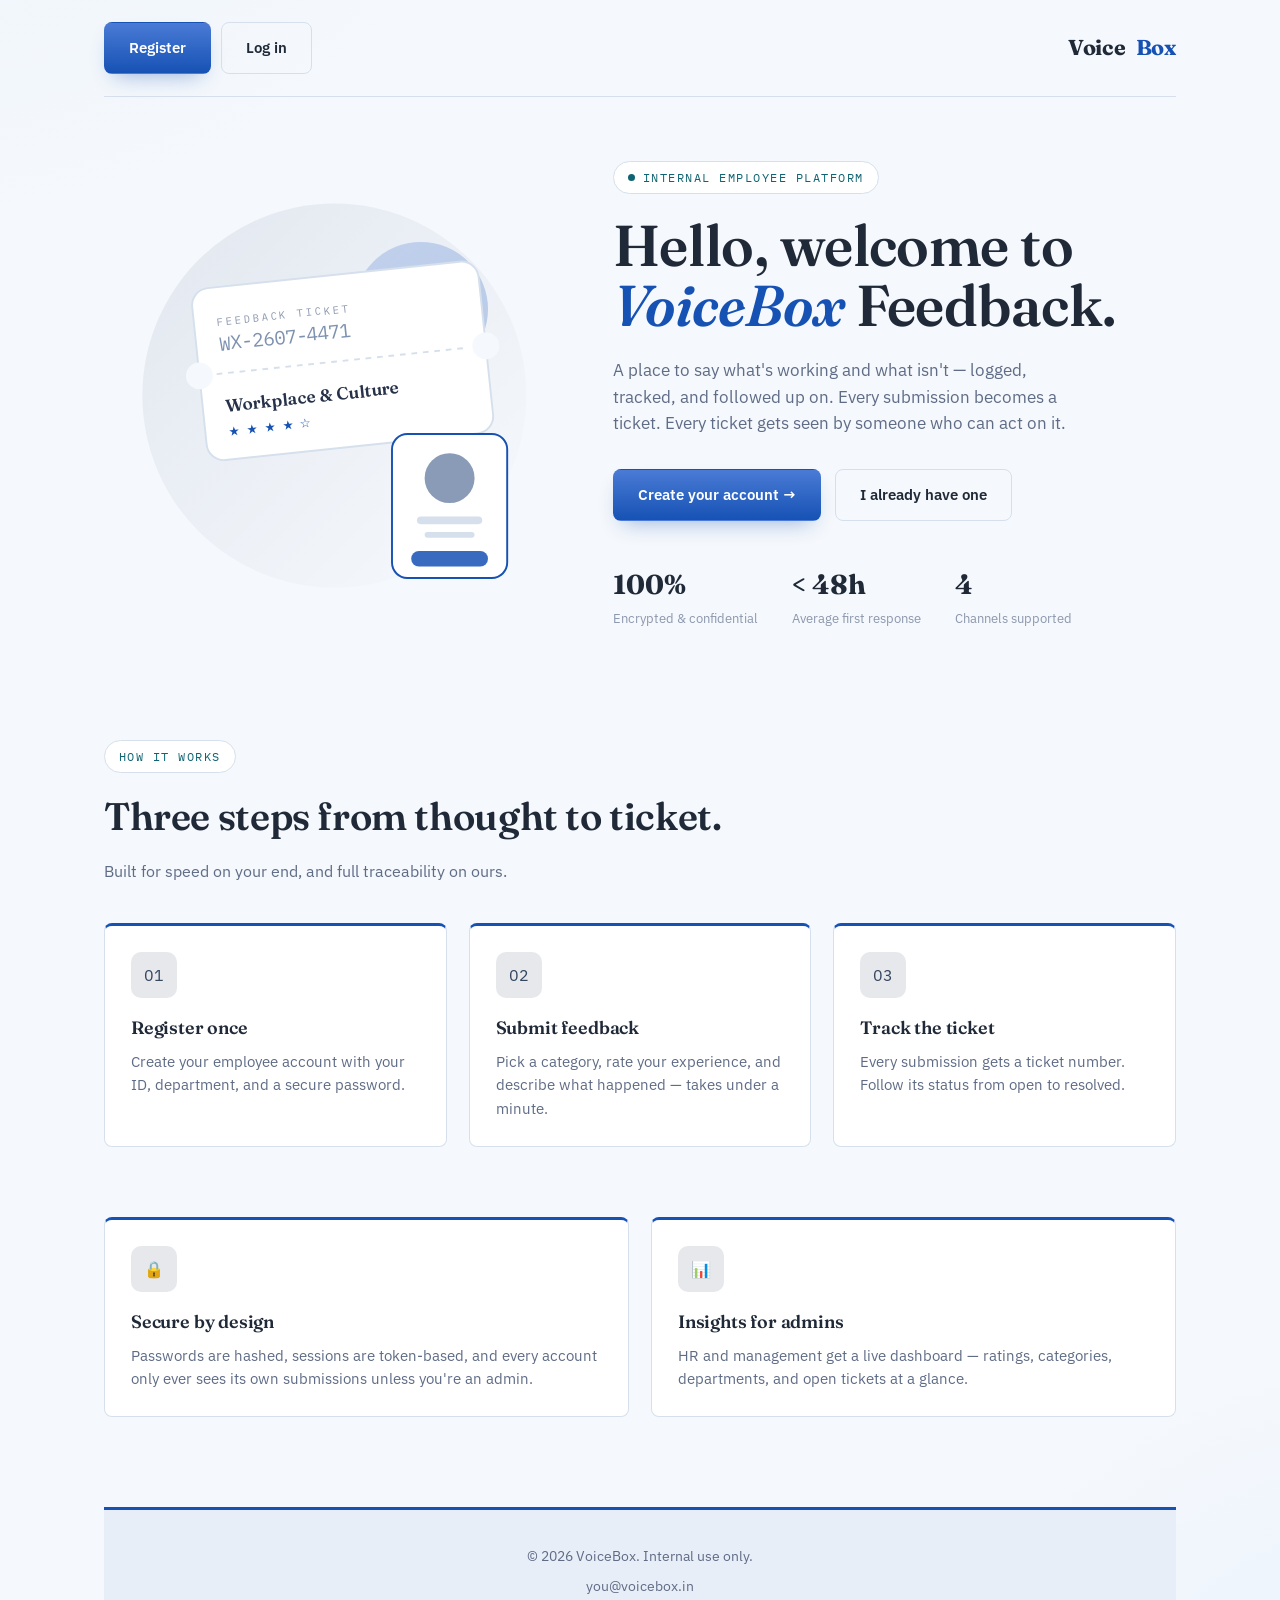
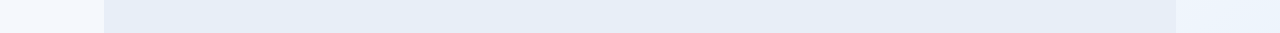
<file: frontend/index.html>
<!DOCTYPE html>
<html lang="en">
<head>
<meta charset="UTF-8" />
<meta name="viewport" content="width=device-width, initial-scale=1.0" />
<title>VoiceBox Feedback — Every voice, ticketed and tracked</title>
<link rel="stylesheet" href="css/style.css" />
</head>
<body>

<div class="container">
  <nav class="nav">
    <a class="brand" href="index.html">Voice<span class="dot">Box</span></a>
    <div class="nav-links">
      <a class="btn btn-ghost" href="login.html">Log in</a>
      <a class="btn btn-primary" href="register.html">Register</a>
    </div>
  </nav>

  <section class="hero">
    <div>
      <div class="eyebrow"><span class="pulse"></span> Internal Employee Platform</div>
      <h1>Hello, welcome to<br /><em>VoiceBox</em> Feedback.</h1>
      <p class="lead">
        A place to say what's working and what isn't — logged, tracked, and
        followed up on. Every submission becomes a ticket. Every ticket
        gets seen by someone who can act on it.
      </p>
      <div class="hero-actions">
        <a class="btn btn-primary" href="register.html">Create your account →</a>
        <a class="btn btn-ghost" href="login.html">I already have one</a>
      </div>
      <div class="hero-stats">
        <div><b>100%</b><span>Encrypted &amp; confidential</span></div>
        <div><b>&lt; 48h</b><span>Average first response</span></div>
        <div><b>4</b><span>Channels supported</span></div>
      </div>
    </div>

    <div class="blob-scene">
      <svg viewBox="0 0 480 460" width="100%" height="100%" style="max-width:480px; margin: 0 auto; display:block;">
        <defs>
          <linearGradient id="g1" x1="0" y1="0" x2="1" y2="1">
            <stop offset="0" stop-color="#7d91b0"/>
            <stop offset="1" stop-color="#ffffff"/>
          </linearGradient>
          <linearGradient id="g2" x1="0" y1="0" x2="1" y2="1">
            <stop offset="0" stop-color="#4a7bd6"/>
            <stop offset="1" stop-color="#1652b4"/>
          </linearGradient>
        </defs>
        <circle cx="240" cy="230" r="200" fill="url(#g1)" opacity="0.16"/>
        <circle cx="330" cy="140" r="70" fill="url(#g2)" opacity="0.25"/>

        <!-- ticket card illustration -->
        <g transform="translate(90,120) rotate(-6)">
          <rect x="0" y="0" width="300" height="180" rx="18" fill="#ffffff" stroke="#d6e0ec" stroke-width="2"/>
          <circle cx="0" cy="90" r="14" fill="#f5f8fc"/>
          <circle cx="300" cy="90" r="14" fill="#f5f8fc"/>
          <line x1="18" y1="90" x2="282" y2="90" stroke="#d6e0ec" stroke-width="2" stroke-dasharray="6 6"/>
          <text x="24" y="40" fill="#8c97ad" font-family="IBM Plex Mono, monospace" font-size="11" letter-spacing="2">FEEDBACK TICKET</text>
          <text x="24" y="66" fill="#7d91b0" font-family="IBM Plex Mono, monospace" font-size="20">WX-2607-4471</text>
          <text x="24" y="130" fill="#263249" font-family="Fraunces, serif" font-size="18" font-weight="600">Workplace &amp; Culture</text>
          <text x="24" y="155" fill="#1652b4" font-family="IBM Plex Mono, monospace" font-size="13">★ ★ ★ ★ ☆</text>
        </g>

        <!-- floating badge -->
        <g transform="translate(300,270)">
          <rect x="0" y="0" width="120" height="150" rx="16" fill="#ffffff" stroke="#1652b4" stroke-width="2"/>
          <circle cx="60" cy="46" r="26" fill="#7d91b0" opacity="0.9"/>
          <rect x="26" y="86" width="68" height="8" rx="4" fill="#d6e0ec"/>
          <rect x="34" y="102" width="52" height="6" rx="3" fill="#d6e0ec"/>
          <rect x="20" y="122" width="80" height="16" rx="8" fill="#1652b4" opacity="0.85"/>
        </g>
      </svg>
    </div>
  </section>
</div>

<div class="container">
  <section class="section">
    <div class="section-head">
      <div class="eyebrow">How it works</div>
      <h2>Three steps from thought to ticket.</h2>
      <p>Built for speed on your end, and full traceability on ours.</p>
    </div>
    <div class="grid-3">
      <div class="card">
        <div class="icon">01</div>
        <h3>Register once</h3>
        <p>Create your employee account with your ID, department, and a secure password.</p>
      </div>
      <div class="card">
        <div class="icon">02</div>
        <h3>Submit feedback</h3>
        <p>Pick a category, rate your experience, and describe what happened — takes under a minute.</p>
      </div>
      <div class="card">
        <div class="icon">03</div>
        <h3>Track the ticket</h3>
        <p>Every submission gets a ticket number. Follow its status from open to resolved.</p>
      </div>
    </div>
  </section>

  <section class="section" style="padding-top:0;">
    <div class="grid-2">
      <div class="card">
        <div class="icon">🔒</div>
        <h3>Secure by design</h3>
        <p>Passwords are hashed, sessions are token-based, and every account only ever sees its own submissions unless you're an admin.</p>
      </div>
      <div class="card">
        <div class="icon">📊</div>
        <h3>Insights for admins</h3>
        <p>HR and management get a live dashboard — ratings, categories, departments, and open tickets at a glance.</p>
      </div>
    </div>
  </section>
</div>

<div class="container">
  <footer class="footer">
    <span>© 2026 VoiceBox. Internal use only.</span>
    <span>you@voicebox.in</span>
  </footer>
</div>

</body>
</html>
</file>
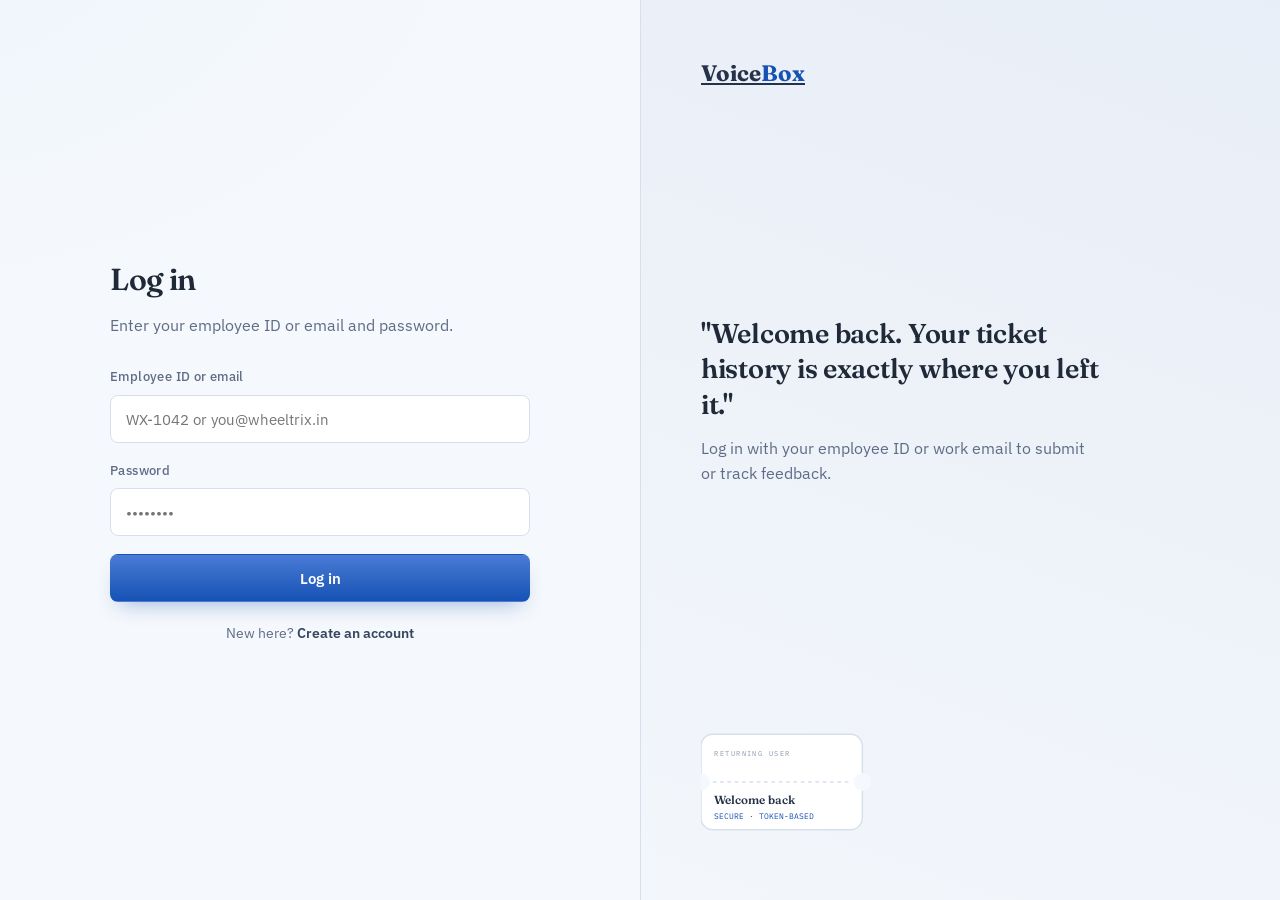
<file: frontend/dashboard.html>
<!DOCTYPE html>
<html lang="en">
<head>
<meta charset="UTF-8" />
<meta name="viewport" content="width=device-width, initial-scale=1.0" />
<title>Admin Dashboard — VoiceBox Feedback</title>
<link rel="stylesheet" href="css/style.css" />
</head>
<body>

<div class="app-shell">
  <aside class="sidebar">
    <div class="brand">Voice<span class="dot">Box</span></div>
    <a class="side-link" href="feedback.html">📝 Submit feedback</a>
    <a class="side-link active" href="dashboard.html">📊 Admin dashboard</a>
    <div class="spacer"></div>
    <div class="user-chip">
      <div class="avatar" id="avatarInitials">--</div>
      <div>
        <div class="name" id="userName">Loading…</div>
        <div class="role" id="userRole">—</div>
      </div>
    </div>
    <a class="btn btn-ghost btn-block" href="#" onclick="logout()" style="margin-top:10px;">Log out</a>
  </aside>

  <main class="main">
    <div class="page-head">
      <div>
        <h1>All feedback tickets</h1>
        <p>Every ticket submitted across the company, in one place.</p>
      </div>
      <div style="display:flex; gap:10px;">
        <input id="searchBox" placeholder="Search subject, message, ticket no…" style="padding:11px 14px; border-radius:10px; border:1px solid var(--line); background:var(--surface-2); color:var(--text); min-width:260px;" />
        <select id="statusFilter" class="status-select">
          <option value="">All statuses</option>
          <option>Open</option>
          <option>In Review</option>
          <option>Resolved</option>
          <option>Closed</option>
        </select>
      </div>
    </div>

    <div class="stat-row">
      <div class="stat-card"><div class="label">Total tickets</div><div class="value" id="statTotal">—</div></div>
      <div class="stat-card"><div class="label">Open</div><div class="value" id="statOpen">—</div></div>
      <div class="stat-card"><div class="label">Avg. rating</div><div class="value" id="statAvg">— <span class="unit">/5</span></div></div>
      <div class="stat-card"><div class="label">Top department</div><div class="value" id="statDept" style="font-size:1.2rem;">—</div></div>
    </div>

    <div class="panel">
      <div class="panel-head">
        <h3>Tickets</h3>
        <span class="ticket-label" id="resultCount"></span>
      </div>
      <div id="tableWrap"></div>
    </div>
  </main>
</div>

<div id="toast"></div>
<script src="js/api.js"></script>
<script>
  requireAdminOrRedirect();
  const user = getUser();
  document.getElementById("userName").textContent = user.fullName;
  document.getElementById("userRole").textContent = "Administrator";
  document.getElementById("avatarInitials").textContent = initials(user.fullName);

  const badgeClass = { Open: "badge-open", "In Review": "badge-review", Resolved: "badge-resolved", Closed: "badge-closed" };
  let allFeedback = [];

  async function loadStats() {
    try {
      const s = await apiRequest("/feedback/stats/summary");
      document.getElementById("statTotal").textContent = s.total;
      const open = s.byStatus.find((x) => x._id === "Open")?.count || 0;
      document.getElementById("statOpen").textContent = open;
      document.getElementById("statAvg").innerHTML = `${s.avgRating.toFixed(1)} <span class="unit">/5</span>`;
      document.getElementById("statDept").textContent = s.byDept[0]?._id || "—";
    } catch (err) {
      showToast(err.message);
    }
  }

  async function loadFeedback() {
    try {
      const status = document.getElementById("statusFilter").value;
      const q = document.getElementById("searchBox").value.trim();
      const params = new URLSearchParams();
      if (status) params.set("status", status);
      if (q) params.set("q", q);

      const data = await apiRequest(`/feedback?${params.toString()}`);
      allFeedback = data.feedback;
      renderTable();
    } catch (err) {
      showToast(err.message);
    }
  }

  function renderTable() {
    const wrap = document.getElementById("tableWrap");
    document.getElementById("resultCount").textContent = `${allFeedback.length} result(s)`;

    if (!allFeedback.length) {
      wrap.innerHTML = `<div class="empty-state"><div class="glyph">📭</div>No tickets match this filter.</div>`;
      return;
    }

    const rows = allFeedback.map((fb) => `
      <tr>
        <td class="mono">${fb.ticketNo}</td>
        <td>
          <div style="font-weight:600;">${fb.subject}</div>
          <div style="color:var(--text-faint); font-size:0.82rem; max-width:320px;">${fb.message.slice(0, 90)}${fb.message.length > 90 ? "…" : ""}</div>
        </td>
        <td>${fb.anonymous ? "Anonymous" : fb.employeeSnapshot.fullName}<br/><span style="color:var(--text-faint); font-size:0.78rem;">${fb.employeeSnapshot.department}</span></td>
        <td>${fb.category}</td>
        <td>${"★".repeat(fb.rating)}${"☆".repeat(5 - fb.rating)}</td>
        <td>
          <select class="status-select" data-id="${fb._id}">
            ${["Open", "In Review", "Resolved", "Closed"].map((s) => `<option ${s === fb.status ? "selected" : ""}>${s}</option>`).join("")}
          </select>
        </td>
        <td>${fmtDate(fb.createdAt)}</td>
      </tr>`).join("");

    wrap.innerHTML = `
      <table>
        <thead><tr><th>Ticket</th><th>Subject</th><th>Employee</th><th>Category</th><th>Rating</th><th>Status</th><th>Submitted</th></tr></thead>
        <tbody>${rows}</tbody>
      </table>`;

    wrap.querySelectorAll("select.status-select").forEach((sel) => {
      sel.addEventListener("change", async () => {
        try {
          await apiRequest(`/feedback/${sel.dataset.id}`, { method: "PATCH", body: { status: sel.value } });
          showToast("Status updated.");
          loadStats();
        } catch (err) {
          showToast(err.message);
        }
      });
    });
  }

  document.getElementById("statusFilter").addEventListener("change", loadFeedback);
  let searchTimer;
  document.getElementById("searchBox").addEventListener("input", () => {
    clearTimeout(searchTimer);
    searchTimer = setTimeout(loadFeedback, 300);
  });

  loadStats();
  loadFeedback();
</script>
</body>
</html>
</file>
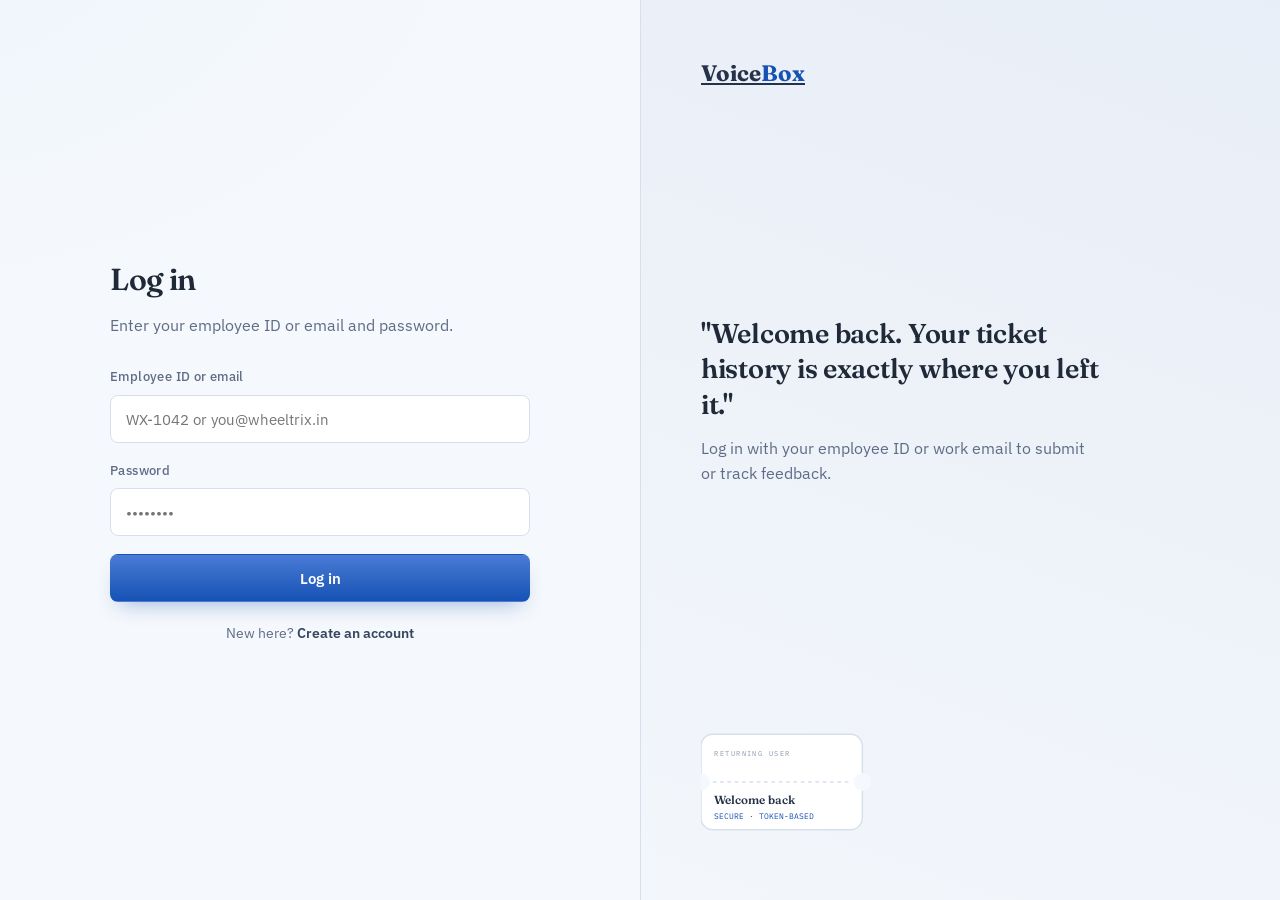
<file: frontend/feedback.html>
<!DOCTYPE html>
<html lang="en">
<head>
<meta charset="UTF-8" />
<meta name="viewport" content="width=device-width, initial-scale=1.0" />
<title>Submit Feedback — VoiceBox</title>
<link rel="stylesheet" href="css/style.css" />
</head>
<body>

<div class="app-shell">
  <aside class="sidebar">
    <div class="brand">Voice<span class="dot">Box</span></div>
    <a class="side-link active" href="feedback.html">📝 Submit feedback</a>
    <a class="side-link" href="#" id="tabHistoryLink">🎟️ My tickets</a>
    <a class="side-link" id="adminLink" href="dashboard.html" style="display:none;">📊 Admin dashboard</a>
    <div class="spacer"></div>
    <div class="user-chip">
      <div class="avatar" id="avatarInitials">--</div>
      <div>
        <div class="name" id="userName">Loading…</div>
        <div class="role" id="userRole">—</div>
      </div>
    </div>
    <a class="btn btn-ghost btn-block" href="#" onclick="logout()" style="margin-top:10px;">Log out</a>
  </aside>

  <main class="main">
    <div class="page-head">
      <div>
        <h1>Hi <span id="greetName">there</span> — what's on your mind?</h1>
        <p>Your details are pre-filled below. Pick a category, rate it, and tell us what happened.</p>
      </div>
    </div>

    <!-- Employee details card -->
    <div class="panel" style="margin-bottom:24px;">
      <div class="panel-head"><h3>Your employee details</h3><span class="ticket-badge" id="empIdBadge">—</span></div>
      <div style="padding:22px; display:grid; grid-template-columns:repeat(4,1fr); gap:18px;">
        <div><div class="field-label" style="color:var(--text-faint); font-size:0.78rem;">Name</div><div id="dFullName" style="font-weight:600; margin-top:4px;">—</div></div>
        <div><div style="color:var(--text-faint); font-size:0.78rem;">Department</div><div id="dDept" style="font-weight:600; margin-top:4px;">—</div></div>
        <div><div style="color:var(--text-faint); font-size:0.78rem;">Designation</div><div id="dDesig" style="font-weight:600; margin-top:4px;">—</div></div>
        <div><div style="color:var(--text-faint); font-size:0.78rem;">Email</div><div id="dEmail" style="font-weight:600; margin-top:4px;">—</div></div>
      </div>
    </div>

    <!-- Submission form -->
    <div class="panel" id="formPanel">
      <div class="panel-head"><h3>New feedback ticket</h3></div>
      <form id="feedbackForm" style="padding:24px;">
        <div class="alert alert-error" id="errorBox"></div>

        <div class="field">
          <label>Category</label>
          <div class="chip-group" id="categoryChips">
            <div class="chip" data-value="Workplace">Workplace</div>
            <div class="chip" data-value="Management">Management</div>
            <div class="chip" data-value="Facilities">Facilities</div>
            <div class="chip" data-value="IT & Tools">IT &amp; Tools</div>
            <div class="chip" data-value="Policy">Policy</div>
            <div class="chip" data-value="Other">Other</div>
          </div>
        </div>

        <div class="field-row">
          <div class="field">
            <label>How was your experience?</label>
            <div class="star-input" id="starInput">
              <span data-value="1">★</span><span data-value="2">★</span><span data-value="3">★</span><span data-value="4">★</span><span data-value="5">★</span>
            </div>
          </div>
          <div class="field">
            <label for="channel">Submitting via</label>
            <select id="channel" name="channel">
              <option>Web</option>
              <option>Mobile</option>
              <option>Kiosk</option>
              <option>Email</option>
            </select>
          </div>
        </div>

        <div class="field">
          <label for="subject">Subject</label>
          <input id="subject" name="subject" type="text" placeholder="Short summary, e.g. Slow laptop replacement process" required />
        </div>

        <div class="field">
          <label for="message">Details</label>
          <textarea id="message" name="message" placeholder="Tell us what happened, when, and any context that helps us act on it." required></textarea>
        </div>

        <div class="field" style="display:flex; align-items:center; gap:10px;">
          <input type="checkbox" id="anonymous" style="width:auto;" />
          <label for="anonymous" style="margin:0;">Submit anonymously to reviewers (your ticket is still linked to your account internally)</label>
        </div>

        <button class="btn btn-primary" type="submit" id="submitBtn">Submit feedback →</button>
      </form>
    </div>

    <!-- Confirmation ticket (hidden until submit) -->
    <div id="confirmWrap" style="display:none; margin-top:24px;">
      <div class="ticket">
        <div class="ticket-top">
          <div>
            <div class="ticket-label">VoiceBox· Feedback Ticket</div>
            <div class="ticket-id" id="cTicketNo">—</div>
          </div>
          <div class="ticket-badge" id="cStatus">Open</div>
        </div>
        <h3 id="cSubject">—</h3>
        <div class="row"><span>Category</span><b id="cCategory">—</b></div>
        <div class="row"><span>Submitted by</span><b id="cName">—</b></div>
        <div class="row"><span>Rating</span><b class="stars" id="cStars">—</b></div>
        <div class="tear"></div>
        <div class="row"><span>Submitted</span><b id="cDate">—</b></div>
        <div class="barcode"></div>
      </div>
      <div style="margin-top:16px;">
        <button class="btn btn-ghost" id="newTicketBtn">Submit another</button>
      </div>
    </div>

    <!-- My tickets history -->
    <div class="panel" id="historyPanel" style="margin-top:30px; display:none;">
      <div class="panel-head"><h3>My tickets</h3></div>
      <div id="historyTableWrap"></div>
    </div>
  </main>
</div>

<div id="toast"></div>
<script src="js/api.js"></script>
<script>
  requireLogin();
  const user = getUser();

  document.getElementById("userName").textContent = user.fullName;
  document.getElementById("userRole").textContent = user.role === "admin" ? "Administrator" : user.employeeId;
  document.getElementById("avatarInitials").textContent = initials(user.fullName);
  document.getElementById("greetName").textContent = user.fullName.split(" ")[0];
  document.getElementById("empIdBadge").textContent = user.employeeId;
  document.getElementById("dFullName").textContent = user.fullName;
  document.getElementById("dDept").textContent = user.department;
  document.getElementById("dDesig").textContent = user.designation || "—";
  document.getElementById("dEmail").textContent = user.email;
  if (user.role === "admin") document.getElementById("adminLink").style.display = "flex";

  // ---- category chips ----
  let selectedCategory = null;
  document.querySelectorAll("#categoryChips .chip").forEach((chip) => {
    chip.addEventListener("click", () => {
      document.querySelectorAll("#categoryChips .chip").forEach((c) => c.classList.remove("active"));
      chip.classList.add("active");
      selectedCategory = chip.dataset.value;
    });
  });

  // ---- star rating ----
  let selectedRating = 0;
  document.querySelectorAll("#starInput span").forEach((star) => {
    star.addEventListener("click", () => {
      selectedRating = parseInt(star.dataset.value, 10);
      document.querySelectorAll("#starInput span").forEach((s) => {
        s.classList.toggle("active", parseInt(s.dataset.value, 10) <= selectedRating);
      });
    });
  });

  const form = document.getElementById("feedbackForm");
  const errorBox = document.getElementById("errorBox");
  const submitBtn = document.getElementById("submitBtn");

  form.addEventListener("submit", async (e) => {
    e.preventDefault();
    errorBox.classList.remove("show");

    if (!selectedCategory) { showError("Please choose a category."); return; }
    if (!selectedRating) { showError("Please rate your experience."); return; }

    const payload = {
      category: selectedCategory,
      channel: form.channel.value,
      rating: selectedRating,
      subject: form.subject.value.trim(),
      message: form.message.value.trim(),
      anonymous: form.anonymous.checked,
    };

    submitBtn.disabled = true;
    submitBtn.textContent = "Submitting…";

    try {
      const data = await apiRequest("/feedback", { method: "POST", body: payload });
      renderConfirmation(data.feedback);
      document.getElementById("formPanel").style.display = "none";
      document.getElementById("confirmWrap").style.display = "block";
      showToast("Feedback submitted — ticket generated.");
      loadHistory();
    } catch (err) {
      showError(err.message);
    } finally {
      submitBtn.disabled = false;
      submitBtn.textContent = "Submit feedback →";
    }
  });

  function showError(msg) {
    errorBox.textContent = msg;
    errorBox.classList.add("show");
  }

  function renderConfirmation(fb) {
    document.getElementById("cTicketNo").textContent = fb.ticketNo;
    document.getElementById("cStatus").textContent = fb.status;
    document.getElementById("cSubject").textContent = fb.subject;
    document.getElementById("cCategory").textContent = fb.category;
    document.getElementById("cName").textContent = fb.anonymous ? "Anonymous" : fb.employeeSnapshot.fullName;
    document.getElementById("cStars").textContent = "★".repeat(fb.rating) + "☆".repeat(5 - fb.rating);
    document.getElementById("cDate").textContent = fmtDate(fb.createdAt);
  }

  document.getElementById("newTicketBtn").addEventListener("click", () => {
    form.reset();
    selectedCategory = null;
    selectedRating = 0;
    document.querySelectorAll("#categoryChips .chip").forEach((c) => c.classList.remove("active"));
    document.querySelectorAll("#starInput span").forEach((s) => s.classList.remove("active"));
    document.getElementById("confirmWrap").style.display = "none";
    document.getElementById("formPanel").style.display = "block";
  });

  // ---- history ----
  const badgeClass = { Open: "badge-open", "In Review": "badge-review", Resolved: "badge-resolved", Closed: "badge-closed" };

  async function loadHistory() {
    try {
      const data = await apiRequest("/feedback/my");
      const panel = document.getElementById("historyPanel");
      const wrap = document.getElementById("historyTableWrap");
      panel.style.display = "block";

      if (!data.feedback.length) {
        wrap.innerHTML = `<div class="empty-state"><div class="glyph">🎟️</div>No tickets yet — submit your first one above.</div>`;
        return;
      }

      const rows = data.feedback.map((fb) => `
        <tr>
          <td class="mono">${fb.ticketNo}</td>
          <td>${fb.subject}</td>
          <td>${fb.category}</td>
          <td>${"★".repeat(fb.rating)}${"☆".repeat(5 - fb.rating)}</td>
          <td><span class="badge ${badgeClass[fb.status]}">${fb.status}</span></td>
          <td>${fmtDate(fb.createdAt)}</td>
        </tr>`).join("");

      wrap.innerHTML = `
        <table>
          <thead><tr><th>Ticket</th><th>Subject</th><th>Category</th><th>Rating</th><th>Status</th><th>Submitted</th></tr></thead>
          <tbody>${rows}</tbody>
        </table>`;
    } catch (err) {
      showToast(err.message);
    }
  }

  document.getElementById("tabHistoryLink").addEventListener("click", (e) => {
    e.preventDefault();
    document.getElementById("historyPanel").scrollIntoView({ behavior: "smooth" });
  });

  loadHistory();
</script>
</body>
</html>
</file>
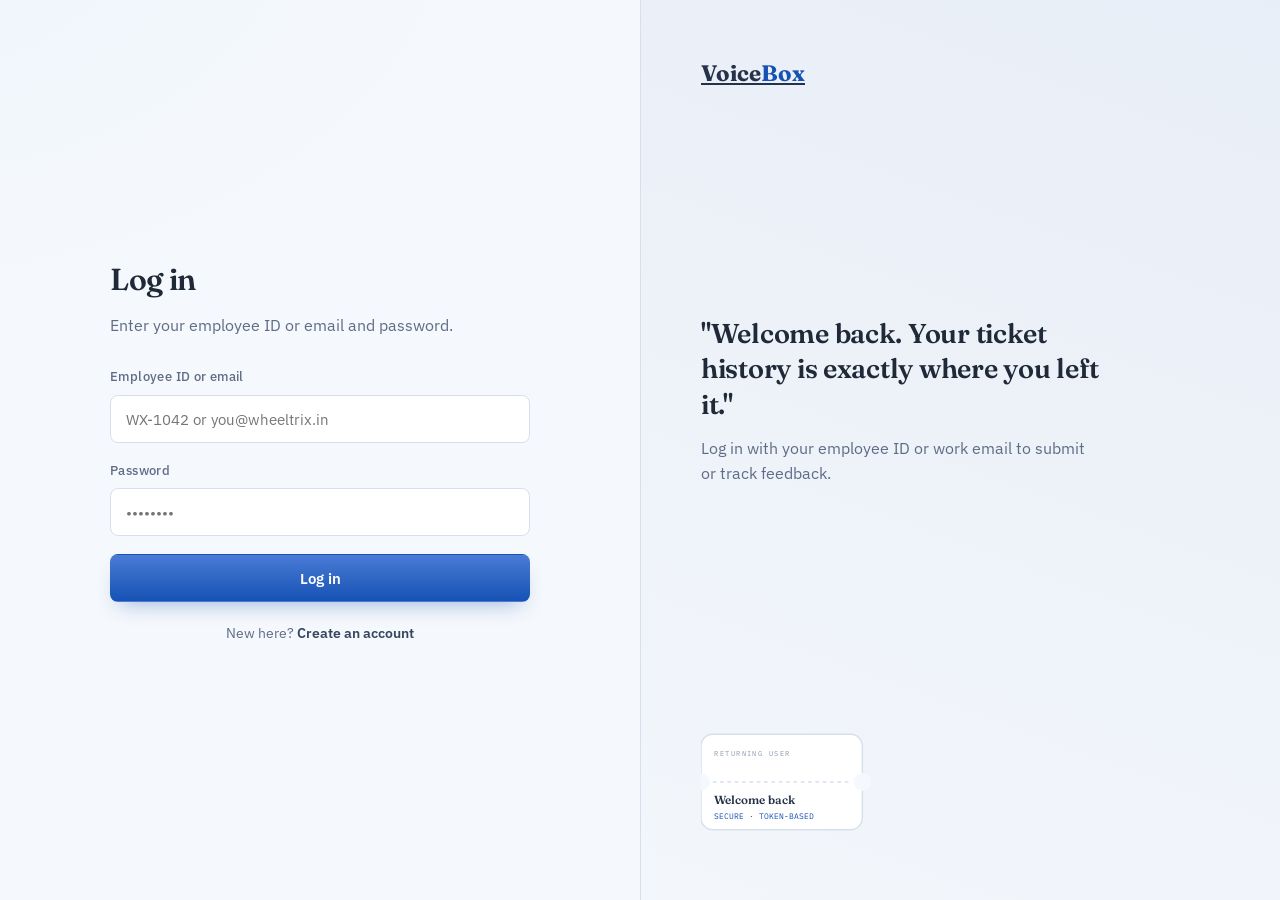
<file: frontend/login.html>
<!DOCTYPE html>
<html lang="en">
<head>
<meta charset="UTF-8" />
<meta name="viewport" content="width=device-width, initial-scale=1.0" />
<title>Log in — VoiceBox Feedback</title>
<link rel="stylesheet" href="css/style.css" />
</head>
<body>

<div class="auth-wrap">
  <div class="auth-side">
    <a class="brand" href="index.html">Voice<span class="dot">Box</span></a>
    <div class="auth-quote">
      <h2>"Welcome back. Your ticket history is exactly where you left it."</h2>
      <p>Log in with your employee ID or work email to submit or track feedback.</p>
    </div>
    <svg viewBox="0 0 300 160" width="220">
      <rect x="0" y="10" width="220" height="130" rx="16" fill="#ffffff" stroke="#d6e0ec" stroke-width="2"/>
      <circle cx="0" cy="75" r="12" fill="#f5f8fc"/>
      <circle cx="220" cy="75" r="12" fill="#f5f8fc"/>
      <line x1="16" y1="75" x2="204" y2="75" stroke="#d6e0ec" stroke-width="2" stroke-dasharray="5 5"/>
      <text x="18" y="40" fill="#8c97ad" font-family="IBM Plex Mono, monospace" font-size="10" letter-spacing="2">RETURNING USER</text>
      <text x="18" y="105" fill="#263249" font-family="Fraunces, serif" font-size="16" font-weight="600">Welcome back</text>
      <text x="18" y="126" fill="#1652b4" font-family="IBM Plex Mono, monospace" font-size="11">SECURE · TOKEN-BASED</text>
    </svg>
  </div>

  <div class="auth-form-wrap">
    <div class="auth-form">
      <h1>Log in</h1>
      <p class="sub">Enter your employee ID or email and password.</p>

      <div class="alert alert-error" id="errorBox"></div>

      <form id="loginForm">
        <div class="field">
          <label for="identifier">Employee ID or email</label>
          <input id="identifier" name="identifier" type="text" placeholder="WX-1042 or you@wheeltrix.in" required />
        </div>
        <div class="field">
          <label for="password">Password</label>
          <input id="password" name="password" type="password" placeholder="••••••••" required />
        </div>
        <button class="btn btn-primary btn-block" type="submit" id="submitBtn">Log in</button>
      </form>

      <div class="form-footer">New here? <a href="register.html">Create an account</a></div>
    </div>
  </div>
</div>

<div id="toast"></div>
<script src="js/api.js"></script>
<script>
  const form = document.getElementById("loginForm");
  const errorBox = document.getElementById("errorBox");
  const submitBtn = document.getElementById("submitBtn");

  form.addEventListener("submit", async (e) => {
    e.preventDefault();
    errorBox.classList.remove("show");

    submitBtn.disabled = true;
    submitBtn.textContent = "Logging in…";

    try {
      const data = await apiRequest("/auth/login", {
        method: "POST",
        auth: false,
        body: { identifier: form.identifier.value.trim(), password: form.password.value },
      });
      setSession(data.token, data.user);
      showToast(`Welcome back, ${data.user.fullName.split(" ")[0]}!`);
      setTimeout(() => {
        window.location.href = data.user.role === "admin" ? "dashboard.html" : "feedback.html";
      }, 500);
    } catch (err) {
      errorBox.textContent = err.message;
      errorBox.classList.add("show");
      submitBtn.disabled = false;
      submitBtn.textContent = "Log in";
    }
  });
</script>
</body>
</html>
</file>
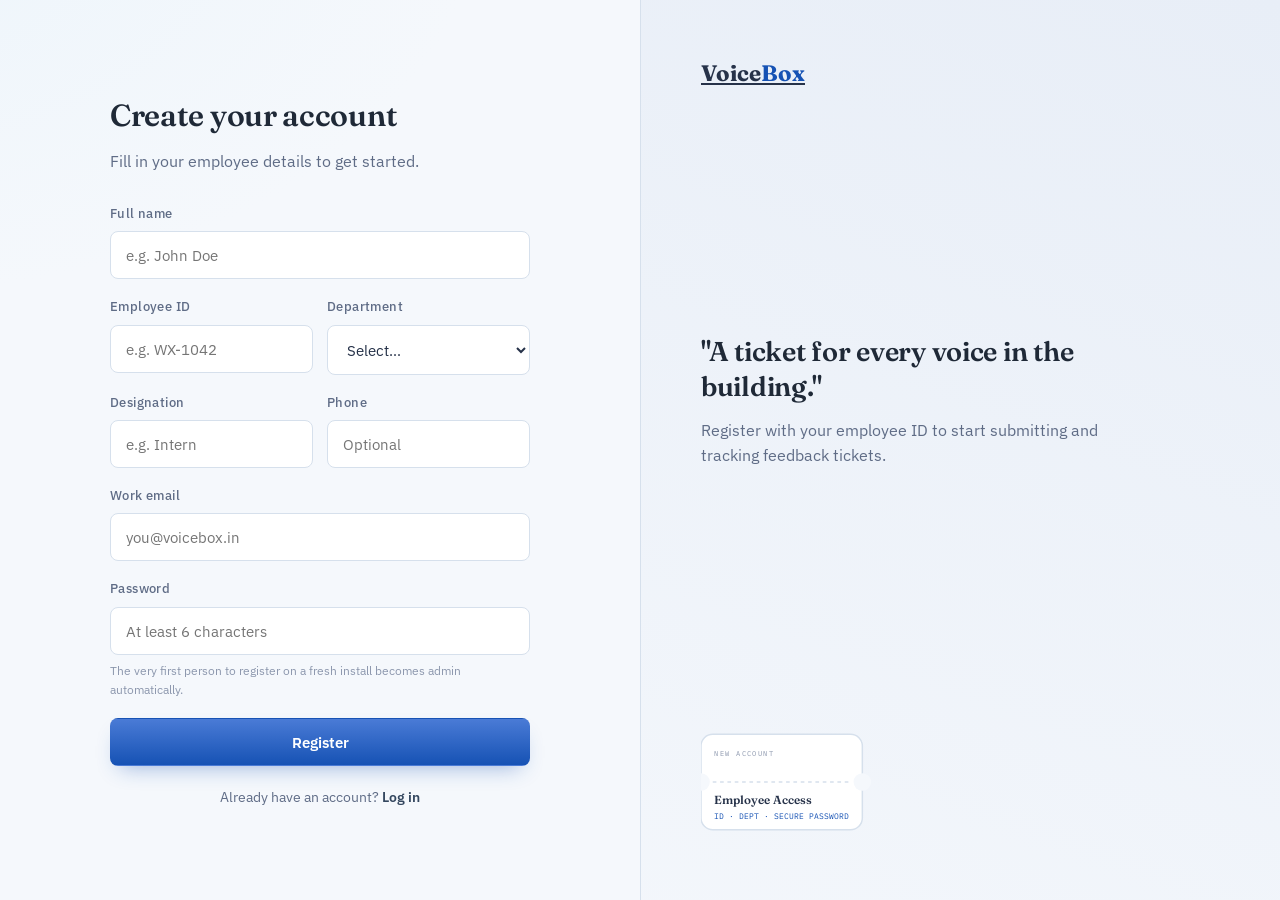
<file: frontend/register.html>
<!DOCTYPE html>
<html lang="en">
<head>
<meta charset="UTF-8" />
<meta name="viewport" content="width=device-width, initial-scale=1.0" />
<title>Register — VoiceBox Feedback</title>
<link rel="stylesheet" href="css/style.css" />
</head>
<body>

<div class="auth-wrap">
  <div class="auth-side">
    <a class="brand" href="index.html">Voice<span class="dot">Box</span></a>
    <div class="auth-quote">
      <h2>"A ticket for every voice in the building."</h2>
      <p>Register with your employee ID to start submitting and tracking feedback tickets.</p>
    </div>
    <svg viewBox="0 0 300 160" width="220">
      <rect x="0" y="10" width="220" height="130" rx="16" fill="#ffffff" stroke="#d6e0ec" stroke-width="2"/>
      <circle cx="0" cy="75" r="12" fill="#f5f8fc"/>
      <circle cx="220" cy="75" r="12" fill="#f5f8fc"/>
      <line x1="16" y1="75" x2="204" y2="75" stroke="#d6e0ec" stroke-width="2" stroke-dasharray="5 5"/>
      <text x="18" y="40" fill="#8c97ad" font-family="IBM Plex Mono, monospace" font-size="10" letter-spacing="2">NEW ACCOUNT</text>
      <text x="18" y="105" fill="#263249" font-family="Fraunces, serif" font-size="16" font-weight="600">Employee Access</text>
      <text x="18" y="126" fill="#1652b4" font-family="IBM Plex Mono, monospace" font-size="11">ID · DEPT · SECURE PASSWORD</text>
    </svg>
  </div>

  <div class="auth-form-wrap">
    <div class="auth-form">
      <h1>Create your account</h1>
      <p class="sub">Fill in your employee details to get started.</p>

      <div class="alert alert-error" id="errorBox"></div>

      <form id="registerForm">
        <div class="field">
          <label for="fullName">Full name</label>
          <input id="fullName" name="fullName" type="text" placeholder="e.g. John Doe" required />
        </div>

        <div class="field-row">
          <div class="field">
            <label for="employeeId">Employee ID</label>
            <input id="employeeId" name="employeeId" type="text" placeholder="e.g. WX-1042" required />
          </div>
          <div class="field">
            <label for="department">Department</label>
            <select id="department" name="department" required>
              <option value="" disabled selected>Select…</option>
              <option>Engineering</option>
              <option>Web Development</option>
              <option>HR</option>
              <option>Sales</option>
              <option>Marketing</option>
              <option>Operations</option>
              <option>Finance</option>
              <option>Other</option>
            </select>
          </div>
        </div>

        <div class="field-row">
          <div class="field">
            <label for="designation">Designation</label>
            <input id="designation" name="designation" type="text" placeholder="e.g. Intern" />
          </div>
          <div class="field">
            <label for="phone">Phone</label>
            <input id="phone" name="phone" type="tel" placeholder="Optional" />
          </div>
        </div>

        <div class="field">
          <label for="email">Work email</label>
          <input id="email" name="email" type="email" placeholder="you@voicebox.in" required />
        </div>

        <div class="field">
          <label for="password">Password</label>
          <input id="password" name="password" type="password" placeholder="At least 6 characters" required minlength="6" />
          <div class="hint">The very first person to register on a fresh install becomes admin automatically.</div>
        </div>

        <button class="btn btn-primary btn-block" type="submit" id="submitBtn">Register</button>
      </form>

      <div class="form-footer">Already have an account? <a href="login.html">Log in</a></div>
    </div>
  </div>
</div>

<div id="toast"></div>
<script src="js/api.js"></script>
<script>
  const form = document.getElementById("registerForm");
  const errorBox = document.getElementById("errorBox");
  const submitBtn = document.getElementById("submitBtn");

  form.addEventListener("submit", async (e) => {
    e.preventDefault();
    errorBox.classList.remove("show");

    const payload = {
      fullName: form.fullName.value.trim(),
      employeeId: form.employeeId.value.trim(),
      department: form.department.value,
      designation: form.designation.value.trim(),
      phone: form.phone.value.trim(),
      email: form.email.value.trim(),
      password: form.password.value,
    };

    submitBtn.disabled = true;
    submitBtn.textContent = "Creating account…";

    try {
      const data = await apiRequest("/auth/register", { method: "POST", body: payload, auth: false });
      setSession(data.token, data.user);
      showToast("Account created — welcome aboard!");
      setTimeout(() => (window.location.href = "feedback.html"), 600);
    } catch (err) {
      errorBox.textContent = err.message;
      errorBox.classList.add("show");
      submitBtn.disabled = false;
      submitBtn.textContent = "Register";
    }
  });
</script>
</body>
</html>
</file>
<file: frontend/css/style.css>
@import url("https://fonts.googleapis.com/css2?family=Fraunces:ital,opsz,wght@0,9..144,400;0,9..144,600;0,9..144,700;1,9..144,500&family=IBM+Plex+Sans:wght@400;500;600;700&family=IBM+Plex+Mono:wght@400;500;600&display=swap");

/* ===========================================================
   DESIGN TOKENS — Wheeltrix Feedback (v2 restyle)
   Concept unchanged (feedback = a ticket), but the surface is
   flipped to a warm paper / rust palette, and several structural
   positions are mirrored from the original build:
     - Nav brand sits on the RIGHT, links on the LEFT
     - Hero copy sits on the RIGHT, illustration on the LEFT
     - Sidebar app shell now docks on the RIGHT
     - Auth illustration panel now sits on the RIGHT
     - Footer is a centered, stacked band with a top rust border
       instead of a plain left/right split line
=========================================================== */
:root {
  --ink: #1f2937;
  --surface: #f5f8fc;
  --surface-2: #ffffff;
  --surface-3: #e8eef7;
  --line: #d6e0ec;
  --rust: #1652b4;
  --rust-soft: #4a7bd6;
  --plum: #34475f;
  --plum-soft: #7d91b0;
  --sage: #0f6372;
  --sage-soft: #6fa6b5;
  --paper: #1f2937;
  --text: #263249;
  --text-dim: #5f6c86;
  --text-faint: #8c97ad;

  --display: "Fraunces", serif;
  --body: "IBM Plex Sans", sans-serif;
  --mono: "IBM Plex Mono", monospace;

  --radius: 8px;
  --radius-lg: 14px;
  --shadow: 0 16px 40px -18px rgba(31, 41, 55, 0.18);
}

* { box-sizing: border-box; }
html { scroll-behavior: smooth; }

body {
  margin: 0;
  min-height: 100vh;
  background: radial-gradient(1100px 700px at -10% -10%, #edf5fb 0%, transparent 55%),
              radial-gradient(900px 800px at 110% 110%, #e7f1fc 0%, transparent 55%),
              var(--surface);
  color: var(--text);
  font-family: var(--body);
  line-height: 1.55;
}

a { color: inherit; }

h1, h2, h3, .display {
  font-family: var(--display);
  font-weight: 600;
  letter-spacing: -0.01em;
  margin: 0;
  color: var(--ink);
}

.mono { font-family: var(--mono); }

.container {
  max-width: 1120px;
  margin: 0 auto;
  padding: 0 24px;
}

/* ---------- Nav (mirrored: brand right, links left) ---------- */
.nav {
  display: flex;
  align-items: center;
  justify-content: space-between;
  flex-direction: row-reverse;
  padding: 22px 0;
  border-bottom: 1px solid var(--line);
}
.nav .brand {
  display: flex;
  align-items: center;
  gap: 10px;
  font-family: var(--display);
  font-weight: 700;
  font-size: 1.35rem;
  letter-spacing: -0.01em;
  text-decoration: none;
  color: var(--ink);
}
.nav .brand .dot { color: var(--rust); }
.nav-links { display: flex; align-items: center; gap: 10px; flex-direction: row-reverse; }

/* ---------- Buttons ---------- */
.btn {
  display: inline-flex;
  align-items: center;
  justify-content: center;
  gap: 8px;
  padding: 13px 24px;
  border-radius: var(--radius);
  font-family: var(--body);
  font-weight: 600;
  font-size: 0.95rem;
  border: 1px solid transparent;
  cursor: pointer;
  text-decoration: none;
  transition: transform 0.15s ease, box-shadow 0.15s ease, background 0.15s ease;
  white-space: nowrap;
}
.btn:active { transform: translateY(1px); }
.btn-primary {
  background: linear-gradient(180deg, var(--rust-soft), var(--rust));
  color: #ffffff;
  box-shadow: 0 10px 22px -10px rgba(22, 82, 180, 0.45);
}
.btn-primary:hover { box-shadow: 0 14px 28px -10px rgba(22, 82, 180, 0.55); }
.btn-ghost {
  background: transparent;
  color: var(--ink);
  border-color: var(--line);
}
.btn-ghost:hover { border-color: var(--plum); color: var(--plum); }
.btn-block { width: 100%; }
.btn[disabled] { opacity: 0.55; cursor: not-allowed; }

/* ---------- Hero (mirrored: copy right, art left) ---------- */
.hero {
  padding: 64px 0 40px;
  display: grid;
  grid-template-columns: 0.9fr 1.1fr;
  gap: 48px;
  align-items: center;
}
.hero > div:first-child { order: 2; }
.hero .blob-scene { order: 1; }
.eyebrow {
  display: inline-flex;
  align-items: center;
  gap: 8px;
  font-family: var(--mono);
  font-size: 0.78rem;
  letter-spacing: 0.12em;
  text-transform: uppercase;
  color: var(--sage);
  border: 1px solid var(--line);
  padding: 6px 14px;
  border-radius: 999px;
  margin-bottom: 22px;
  background: var(--surface-2);
}
.eyebrow .pulse {
  width: 7px; height: 7px; border-radius: 50%;
  background: var(--sage);
  box-shadow: 0 0 0 0 rgba(91,127,99,0.6);
  animation: pulse 1.8s infinite;
}
@keyframes pulse {
  0% { box-shadow: 0 0 0 0 rgba(91,127,99,0.55); }
  70% { box-shadow: 0 0 0 10px rgba(91,127,99,0); }
  100% { box-shadow: 0 0 0 0 rgba(91,127,99,0); }
}
.hero h1 {
  font-size: clamp(2.4rem, 4.6vw, 3.6rem);
  line-height: 1.05;
}
.hero h1 em {
  font-style: italic;
  color: var(--rust);
}
.hero p.lead {
  margin-top: 20px;
  max-width: 46ch;
  color: var(--text-dim);
  font-size: 1.08rem;
}
.hero-actions { margin-top: 32px; display: flex; gap: 14px; flex-wrap: wrap; }
.hero-stats { display: flex; gap: 34px; margin-top: 42px; }
.hero-stats div b {
  display: block;
  font-family: var(--display);
  font-size: 1.7rem;
  color: var(--ink);
}
.hero-stats div span { font-size: 0.82rem; color: var(--text-faint); }

/* ---------- Signature element: the Ticket Stub ---------- */
.ticket {
  position: relative;
  background: linear-gradient(160deg, var(--surface-2), var(--surface-3));
  border: 1px solid var(--line);
  border-radius: var(--radius-lg);
  box-shadow: var(--shadow);
  padding: 30px 28px;
  overflow: visible;
}
.ticket::before, .ticket::after {
  content: "";
  position: absolute;
  width: 34px; height: 34px;
  background: var(--surface);
  border-radius: 50%;
  top: 50%;
  transform: translateY(-50%);
  box-shadow: inset 0 0 0 1px var(--line);
}
.ticket::before { left: -17px; }
.ticket::after { right: -17px; }
.ticket .tear {
  border-top: 2px dashed var(--line);
  margin: 22px 0;
  position: relative;
}
.ticket-top { display: flex; justify-content: space-between; align-items: flex-start; }
.ticket-label { font-family: var(--mono); font-size: 0.72rem; letter-spacing: 0.1em; color: var(--text-faint); text-transform: uppercase; }
.ticket-id { font-family: var(--mono); font-size: 1.05rem; color: var(--plum); margin-top: 4px; }
.ticket-badge {
  font-family: var(--mono);
  font-size: 0.72rem;
  padding: 5px 11px;
  border-radius: 999px;
  background: rgba(91,127,99,0.12);
  color: var(--sage);
  border: 1px solid rgba(91,127,99,0.35);
}
.ticket h3 { font-size: 1.4rem; margin-top: 14px; color: var(--ink); }
.ticket .row { display: flex; justify-content: space-between; margin-top: 10px; font-size: 0.92rem; color: var(--text-dim); }
.ticket .row b { color: var(--text); font-weight: 600; }
.ticket .stars { color: var(--rust); letter-spacing: 3px; margin-top: 4px; }
.barcode {
  margin-top: 18px;
  height: 42px;
  background: repeating-linear-gradient(90deg, var(--text) 0 2px, transparent 2px 5px, var(--text) 5px 6px, transparent 6px 11px);
  opacity: 0.35;
  border-radius: 4px;
}

/* ---------- Illustration blobs ---------- */
.blob-scene { position: relative; height: 100%; min-height: 320px; }
.blob {
  position: absolute;
  border-radius: 50%;
  filter: blur(2px);
  opacity: 0.5;
}

/* ---------- Sections ---------- */
.section { padding: 70px 0; }
.section-head { max-width: 640px; margin-bottom: 40px; }
.section-head .eyebrow { margin-bottom: 14px; }
.section-head h2 { font-size: clamp(1.8rem, 3vw, 2.4rem); }
.section-head p { color: var(--text-dim); margin-top: 12px; }

.grid-3 { display: grid; grid-template-columns: repeat(3, 1fr); gap: 22px; }
.grid-2 { display: grid; grid-template-columns: repeat(2, 1fr); gap: 22px; }

.card {
  background: var(--surface-2);
  border: 1px solid var(--line);
  border-radius: var(--radius);
  padding: 26px;
  border-top: 3px solid var(--rust);
}
.card .icon {
  width: 46px; height: 46px;
  border-radius: 10px;
  display: flex; align-items: center; justify-content: center;
  background: rgba(52, 71, 95, 0.12);
  color: var(--plum);
  margin-bottom: 16px;
}
.card h3 { font-size: 1.12rem; color: var(--ink); margin-bottom: 8px; }
.card p { color: var(--text-dim); font-size: 0.94rem; margin: 0; }

/* ---------- Footer: centered stacked band, top rust border ---------- */
.footer {
  border-top: 3px solid var(--rust);
  background: var(--surface-3);
  margin-top: 20px;
  padding: 36px 0;
  color: var(--text-dim);
  font-size: 0.85rem;
  display: flex;
  flex-direction: column;
  align-items: center;
  justify-content: center;
  text-align: center;
  gap: 8px;
}

/* ---------- Auth pages (mirrored: illustration panel on the right) ---------- */
.auth-wrap {
  min-height: 100vh;
  display: grid;
  grid-template-columns: 1fr 1fr;
}
.auth-side {
  order: 2;
  padding: 56px 60px;
  background: linear-gradient(200deg, var(--surface-3), var(--surface) 120%);
  display: flex;
  flex-direction: column;
  justify-content: space-between;
  border-left: 1px solid var(--line);
}
.auth-form-wrap { order: 1; }
.auth-side .brand { font-family: var(--display); font-size: 1.4rem; font-weight: 700; }
.auth-side .brand .dot { color: var(--rust); }
.auth-quote { max-width: 40ch; }
.auth-quote h2 { font-size: 1.7rem; line-height: 1.3; }
.auth-quote p { color: var(--text-dim); margin-top: 14px; }
.auth-form-wrap {
  padding: 56px 60px;
  display: flex;
  align-items: center;
  justify-content: center;
}
.auth-form {
  width: 100%;
  max-width: 420px;
}
.auth-form h1 { font-size: 1.9rem; }
.auth-form p.sub { color: var(--text-dim); margin: 10px 0 30px; }

.field { margin-bottom: 18px; }
.field label {
  display: block;
  font-size: 0.82rem;
  letter-spacing: 0.03em;
  color: var(--text-dim);
  margin-bottom: 7px;
  font-weight: 500;
}
.field input, .field select, .field textarea {
  width: 100%;
  padding: 13px 15px;
  background: var(--surface-2);
  border: 1px solid var(--line);
  border-radius: var(--radius);
  color: var(--text);
  font-family: var(--body);
  font-size: 0.96rem;
  outline: none;
  transition: border-color 0.15s ease, box-shadow 0.15s ease;
}
.field textarea { resize: vertical; min-height: 110px; }
.field input:focus, .field select:focus, .field textarea:focus {
  border-color: var(--plum);
  box-shadow: 0 0 0 3px rgba(91,58,107,0.13);
}
.field-row { display: grid; grid-template-columns: 1fr 1fr; gap: 14px; }
.field .hint { font-size: 0.78rem; color: var(--text-faint); margin-top: 6px; }

.form-footer {
  margin-top: 20px;
  text-align: center;
  font-size: 0.9rem;
  color: var(--text-dim);
}
.form-footer a { color: var(--plum); font-weight: 600; text-decoration: none; }
.form-footer a:hover { text-decoration: underline; }

.alert {
  padding: 12px 16px;
  border-radius: var(--radius);
  font-size: 0.88rem;
  margin-bottom: 18px;
  display: none;
}
.alert.show { display: block; }
.alert-error { background: rgba(176, 42, 51, 0.1); color: #7b2432; border: 1px solid rgba(176, 42, 51, 0.35); }
.alert-success { background: rgba(15, 99, 114, 0.1); color: #0f6372; border: 1px solid rgba(15, 99, 114, 0.35); }

/* ---------- App shell (feedback / dashboard) — sidebar docked RIGHT ---------- */
.app-shell { min-height: 100vh; display: flex; flex-direction: row-reverse; }
.sidebar {
  width: 250px;
  flex-shrink: 0;
  background: var(--surface-2);
  border-left: 1px solid var(--line);
  padding: 26px 20px;
  display: flex;
  flex-direction: column;
  gap: 6px;
}
.sidebar .brand { font-family: var(--display); font-weight: 700; font-size: 1.2rem; padding: 6px 10px 24px; }
.sidebar .brand .dot { color: var(--rust); }
.side-link {
  display: flex; align-items: center; gap: 10px;
  padding: 11px 12px;
  border-radius: var(--radius);
  color: var(--text-dim);
  text-decoration: none;
  font-size: 0.94rem;
  font-weight: 500;
}
.side-link:hover { background: var(--surface-3); color: var(--text); }
.side-link.active { background: rgba(193,80,46,0.12); color: var(--rust); }
.sidebar .spacer { flex: 1; }
.user-chip {
  display: flex; align-items: center; gap: 10px;
  padding: 12px; border-radius: var(--radius-lg);
  background: var(--surface-3);
  border: 1px solid var(--line);
}
.avatar {
  width: 38px; height: 38px; border-radius: 50%;
  background: linear-gradient(135deg, var(--plum), var(--rust));
  display: flex; align-items: center; justify-content: center;
  font-family: var(--display); font-weight: 700; color: #fff6ee;
}
.user-chip .name { font-size: 0.88rem; font-weight: 600; color: var(--ink); }
.user-chip .role { font-size: 0.75rem; color: var(--text-faint); }

.main {
  flex: 1;
  padding: 34px 40px;
  max-width: 1180px;
}
.page-head { display: flex; justify-content: space-between; align-items: flex-end; margin-bottom: 28px; flex-wrap: wrap; gap: 14px; }
.page-head h1 { font-size: 1.7rem; }
.page-head p { color: var(--text-dim); margin-top: 6px; font-size: 0.92rem; }

.stat-row { display: grid; grid-template-columns: repeat(4, 1fr); gap: 16px; margin-bottom: 30px; }
.stat-card {
  background: var(--surface-2);
  border: 1px solid var(--line);
  border-radius: var(--radius);
  padding: 20px;
  border-bottom: 3px solid var(--plum);
}
.stat-card .label { font-size: 0.78rem; color: var(--text-faint); text-transform: uppercase; letter-spacing: 0.06em; }
.stat-card .value { font-family: var(--display); font-size: 1.9rem; margin-top: 8px; color: var(--ink); }
.stat-card .value .unit { font-size: 1rem; color: var(--text-faint); }

.panel {
  background: var(--surface-2);
  border: 1px solid var(--line);
  border-radius: var(--radius);
  overflow: hidden;
}
.panel-head {
  padding: 18px 22px;
  background: var(--surface-3);
  border-bottom: 1px solid var(--line);
  display: flex; justify-content: space-between; align-items: center; gap: 12px;
  flex-wrap: wrap;
}
.panel-head h3 { font-size: 1.05rem; }

/* star rating input */
.star-input { display: flex; gap: 6px; font-size: 1.6rem; }
.star-input span { cursor: pointer; color: var(--line); transition: color 0.1s; }
.star-input span.active { color: var(--rust); }

/* rating chips for category */
.chip-group { display: flex; flex-wrap: wrap; gap: 10px; }
.chip {
  padding: 9px 16px;
  border-radius: var(--radius);
  border: 1px solid var(--line);
  background: var(--surface-2);
  color: var(--text-dim);
  font-size: 0.86rem;
  cursor: pointer;
  user-select: none;
}
.chip.active { background: rgba(91,58,107,0.1); border-color: var(--plum); color: var(--plum); }

/* table */
table { width: 100%; border-collapse: collapse; }
thead th {
  text-align: left;
  font-size: 0.74rem;
  text-transform: uppercase;
  letter-spacing: 0.06em;
  color: var(--text-faint);
  padding: 12px 22px;
  border-bottom: 1px solid var(--line);
}
tbody td {
  padding: 14px 22px;
  border-bottom: 1px solid var(--line);
  font-size: 0.9rem;
  color: var(--text);
  vertical-align: top;
}
tbody tr:last-child td { border-bottom: none; }
tbody tr:hover { background: var(--surface-3); }

.badge { padding: 4px 11px; border-radius: 999px; font-size: 0.74rem; font-weight: 600; display: inline-block; }
.badge-open { background: rgba(193,80,46,0.14); color: #9a3d20; }
.badge-review { background: rgba(138,106,154,0.16); color: #5b3a6b; }
.badge-resolved { background: rgba(91,127,99,0.16); color: #3d5c44; }
.badge-closed { background: rgba(160,145,166,0.16); color: var(--text-faint); }

select.status-select {
  background: var(--surface-2);
  color: var(--text);
  border: 1px solid var(--line);
  border-radius: var(--radius);
  padding: 6px 10px;
  font-size: 0.82rem;
}

.empty-state {
  padding: 60px 20px;
  text-align: center;
  color: var(--text-faint);
}
.empty-state .glyph { font-size: 2.4rem; margin-bottom: 12px; }

/* confirmation ticket after submit */
.confetti-wrap { position: relative; }

/* toast */
#toast {
  position: fixed;
  bottom: 26px; left: 50%;
  transform: translateX(-50%) translateY(20px);
  background: var(--ink);
  border: 1px solid var(--rust);
  color: #fff6ee;
  padding: 13px 22px;
  border-radius: var(--radius);
  font-size: 0.9rem;
  opacity: 0;
  pointer-events: none;
  transition: all 0.25s ease;
  z-index: 999;
}
#toast.show { opacity: 1; transform: translateX(-50%) translateY(0); }

/* responsive */
@media (max-width: 920px) {
  .hero { grid-template-columns: 1fr; }
  .hero > div:first-child { order: 1; }
  .hero .blob-scene { order: 2; }
  .auth-wrap { grid-template-columns: 1fr; }
  .auth-side { display: none; }
  .app-shell { flex-direction: column; }
  .sidebar { width: 100%; flex-direction: row; overflow-x: auto; border-left: none; border-bottom: 1px solid var(--line); }
  .sidebar .spacer { display: none; }
  .stat-row { grid-template-columns: repeat(2, 1fr); }
  .grid-3, .grid-2 { grid-template-columns: 1fr; }
  .field-row { grid-template-columns: 1fr; }
  .main { padding: 24px 18px; }
  .nav { flex-direction: row; }
  .nav-links { flex-direction: row; }
}
</file>
